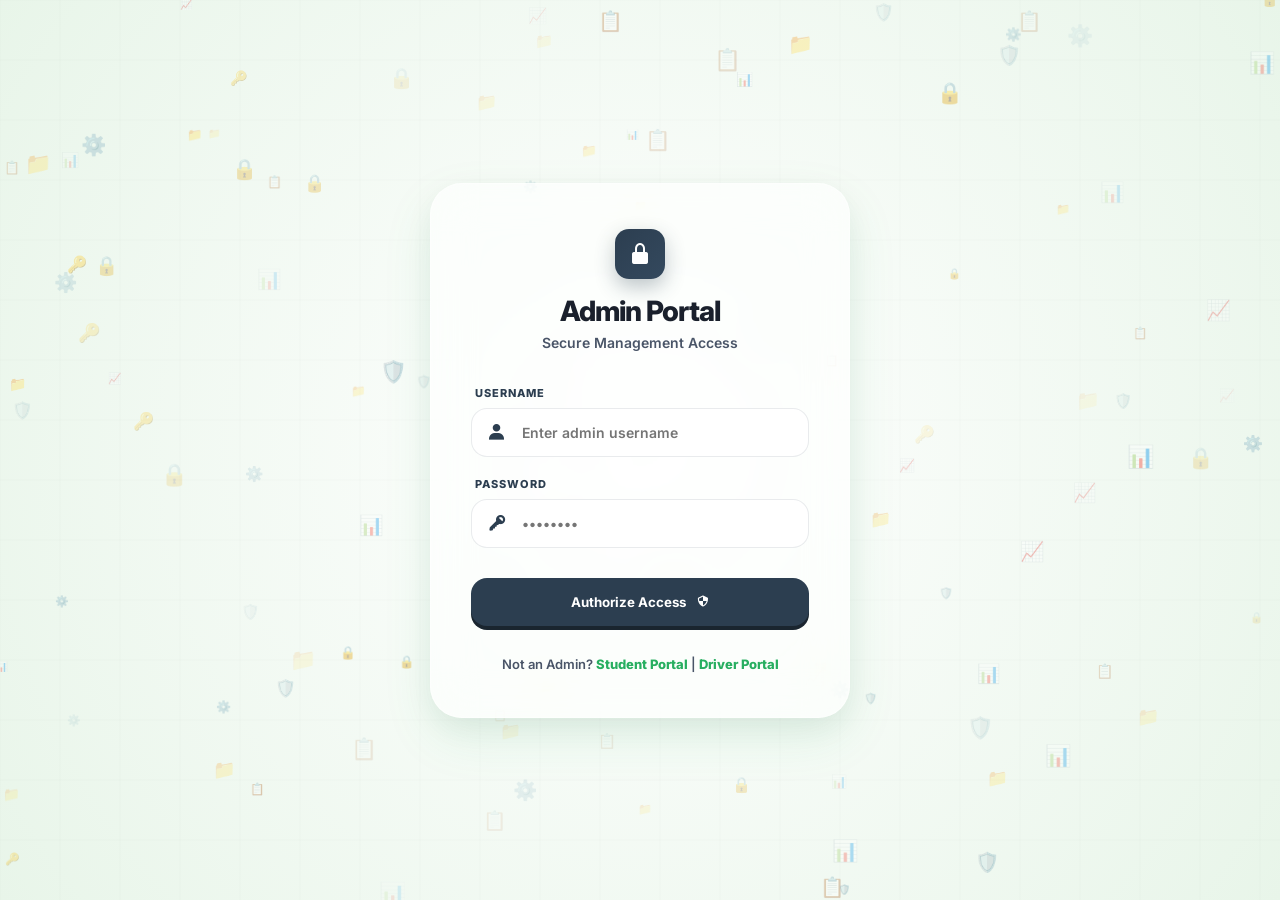
<file: templates/admin_login.html>
<!DOCTYPE html>
<html lang="en">
<head>
    <meta charset="UTF-8">
    <meta name="viewport" content="width=device-width, initial-scale=1.0, maximum-scale=1.0, user-scalable=no">
    <title>Campus Ride - Admin Secure Portal</title>
    <link href='https://unpkg.com/boxicons@2.1.4/css/boxicons.min.css' rel='stylesheet'>
    <link href="https://fonts.googleapis.com/css2?family=Inter:wght@400;600;700;800&display=swap" rel="stylesheet">
    <style>
        :root {
            --primary-green: #27ae60;
            --deep-green: #1e8449;
            --accent-green: #2ecc71;
            --bg-light: #f0f7f4;
            --text-dark: #1a202c;
            --glass-hollow: rgba(255, 255, 255, 0.65); 
            --danger: #ef4444;
        }

        * { margin: 0; padding: 0; box-sizing: border-box; font-family: 'Inter', sans-serif; }

        body {
            min-height: 100vh;
            display: flex;
            align-items: center;
            justify-content: center;
            background: #ffffff;
            overflow-x: hidden; overflow-y: auto; 
            margin: 0;
        }

        #bgCanvas {
            position: fixed;
            top: 0;
            left: 0;
            width: 100%;
            height: 100%;
            z-index: 1; 
            pointer-events: none;
            background: radial-gradient(circle at center, #ffffff 0%, #e8f5e9 100%);
        }

        .login-container {
            width: 100%;
            max-width: 420px;
            padding: 45px 40px;
            background-color: var(--glass-hollow);
            backdrop-filter: blur(20px) saturate(180%);
            -webkit-backdrop-filter: blur(20px) saturate(180%);
            border-radius: 32px;
            box-shadow: 0 10px 30px rgba(0, 0, 0, 0.05), 0 20px 50px rgba(39, 174, 96, 0.1);
            border: 1px solid rgba(255, 255, 255, 0.4);
            text-align: center;
            position: relative; 
            z-index: 999; 
        }

        .logo-box {
            width: 50px;
            height: 50px;
            margin: 0 auto 15px;
            background: linear-gradient(135deg, #2c3e50, #34495e);
            border-radius: 14px;
            display: flex;
            align-items: center;
            justify-content: center;
            font-size: 24px;
            color: #ffffff;
            box-shadow: 0 8px 20px rgba(44, 62, 80, 0.3);
        }

        h1 { font-size: 28px; font-weight: 800; color: var(--text-dark); margin-bottom: 6px; letter-spacing: -1px; }
        .subtitle { font-size: 14px; color: #4a5568; margin-bottom: 35px; font-weight: 600; }

        form { display: flex; flex-direction: column; gap: 20px; text-align: left; }
        
        .input-group label { 
            display: block; 
            font-size: 11px; 
            font-weight: 800; 
            color: #2c3e50; 
            text-transform: uppercase; 
            letter-spacing: 1px;
            margin-bottom: 8px;
            margin-left: 4px;
        }
        
        .input-wrapper { position: relative; display: flex; align-items: center; }
        .input-wrapper i { position: absolute; left: 16px; font-size: 20px; color: #2c3e50; }
        
        .input-wrapper input {
            width: 100%;
            padding: 15px 15px 15px 50px;
            background-color: rgba(255, 255, 255, 0.7);
            border: 1.5px solid rgba(44, 62, 80, 0.1);
            border-radius: 16px;
            outline: none;
            font-size: 14px;
            font-weight: 600;
            color: var(--text-dark);
            transition: 0.3s;
        }

        .input-wrapper input:focus { 
            border-color: #2c3e50; 
            background-color: #fff; 
            box-shadow: 0 0 0 4px rgba(44, 62, 80, 0.1); 
        }

        .submit-btn {
            width: 100%; padding: 16px;
            background: #2c3e50;
            border: none; border-radius: 16px; color: #fff; font-weight: 700;
            cursor: pointer; display: flex; justify-content: center; align-items: center; gap: 10px;
            box-shadow: 0 4px 0 #1a252f;
            transition: all 0.1s;
            margin-top: 10px;
        }

        .submit-btn:active { transform: translateY(3px); box-shadow: 0 1px 0 #1a252f; }
        
        .footer-link { margin-top: 30px; font-size: 13px; color: #4a5568; font-weight: 600; }
        .footer-link a { color: var(--primary-green); text-decoration: none; font-weight: 800; }

        #admin-error {
            color: var(--danger);
            font-size: 13px;
            margin-top: 15px;
            font-weight: 600;
            display: none;
        }
    </style>
</head>
<body>

    <canvas id="bgCanvas"></canvas>

    <div class="login-container">
        <div class="logo-box"><i class='bx bxs-lock-alt'></i></div>
        <h1>Admin Portal</h1>
        <p class="subtitle">Secure Management Access</p>

        <form id="admin-login-form">
            <div class="input-group">
                <label>Username</label>
                <div class="input-wrapper">
                    <i class='bx bxs-user'></i>
                    <input type="text" id="admin-username" placeholder="Enter admin username" required>
                </div>
            </div>
            <div class="input-group">
                <label>Password</label>
                <div class="input-wrapper">
                    <i class='bx bxs-key'></i>
                    <input type="password" id="admin-password" placeholder="••••••••" required>
                </div>
            </div>
            <button type="submit" class="submit-btn">Authorize Access <i class='bx bx-shield-quarter'></i></button>
            <div id="admin-error"></div>
        </form>
        <div class="footer-link">Not an Admin? <a href="/">Student Portal</a> | <a href="/driver">Driver Portal</a></div>
    </div>

    <script>
        const canvas = document.getElementById('bgCanvas');
        const ctx = canvas.getContext('2d');
        let particlesArray = [];
        const mouse = { x: null, y: null, radius: 180 };
        const icons = ['🔒', '🔑', '🛡️', '⚙️', '📊', '📈', '📋', '📁'];

        window.addEventListener('mousemove', (e) => {
            mouse.x = e.x;
            mouse.y = e.y;
        });

        class Particle {
            constructor() { this.init(); }
            init() {
                this.x = Math.random() * canvas.width;
                this.y = Math.random() * canvas.height;
                this.size = Math.random() * 12 + 10;
                this.speed = Math.random() * 0.7 + 0.2;
                this.isVertical = Math.random() > 0.5;
                this.direction = Math.random() > 0.5 ? 1 : -1;
                this.icon = icons[Math.floor(Math.random() * icons.length)];
                this.opacity = Math.random() * 0.3 + 0.1;
            }
            update() {
                if (this.isVertical) this.y += this.speed * this.direction;
                else this.x += this.speed * this.direction;

                let dx = mouse.x - this.x;
                let dy = mouse.y - this.y;
                let distance = Math.sqrt(dx * dx + dy * dy);
                if (distance < mouse.radius) {
                    let force = (mouse.radius - distance) / mouse.radius;
                    this.x -= (dx / distance) * force * 12;
                    this.y -= (dy / distance) * force * 12;
                }
                if (Math.random() < 0.004) this.isVertical = !this.isVertical;
                if (this.x < -40) this.x = canvas.width + 40;
                if (this.x > canvas.width + 40) this.x = -40;
                if (this.y < -40) this.y = canvas.height + 40;
                if (this.y > canvas.height + 40) this.y = -40;
                this.draw();
            }
            draw() {
                ctx.globalAlpha = this.opacity;
                ctx.font = `${this.size}px Arial`;
                ctx.fillText(this.icon, this.x, this.y);
            }
        }

        function drawGrid() {
            ctx.beginPath();
            ctx.strokeStyle = 'rgba(44, 62, 80, 0.05)';
            ctx.lineWidth = 1;
            for(let i=0; i<canvas.width; i+=60) { ctx.moveTo(i, 0); ctx.lineTo(i, canvas.height); }
            for(let i=0; i<canvas.height; i+=60) { ctx.moveTo(0, i); ctx.lineTo(canvas.width, i); }
            ctx.stroke();
        }

        function init() {
            canvas.width = window.innerWidth;
            canvas.height = window.innerHeight;
            particlesArray = [];
            for (let i = 0; i < 120; i++) { particlesArray.push(new Particle()); }
        }

        function animate() {
            ctx.clearRect(0, 0, canvas.width, canvas.height);
            drawGrid();
            particlesArray.forEach(p => p.update());
            requestAnimationFrame(animate);
        }

        window.addEventListener('resize', init);
        init();
        animate();

        // Admin Login Logic
        document.getElementById('admin-login-form').addEventListener('submit', async (e) => {
            e.preventDefault();
            const username = document.getElementById('admin-username').value;
            const password = document.getElementById('admin-password').value;
            const errorDiv = document.getElementById('admin-error');
            errorDiv.style.display = 'none';

            try {
                const res = await fetch('/api/admin/login', {
                    method: 'POST',
                    headers: { 'Content-Type': 'application/json' },
                    body: JSON.stringify({ username, password })
                });
                const data = await res.json();
                if (data.success) {
                    window.location.href = '/admin/dashboard';
                } else {
                    errorDiv.textContent = data.message || "Invalid master credentials.";
                    errorDiv.style.display = 'block';
                }
            } catch (err) {
                console.error(err);
                errorDiv.textContent = "Network error syncing with campus cloud.";
                errorDiv.style.display = 'block';
            }
        });
    </script>
</body>
</html>
</file>
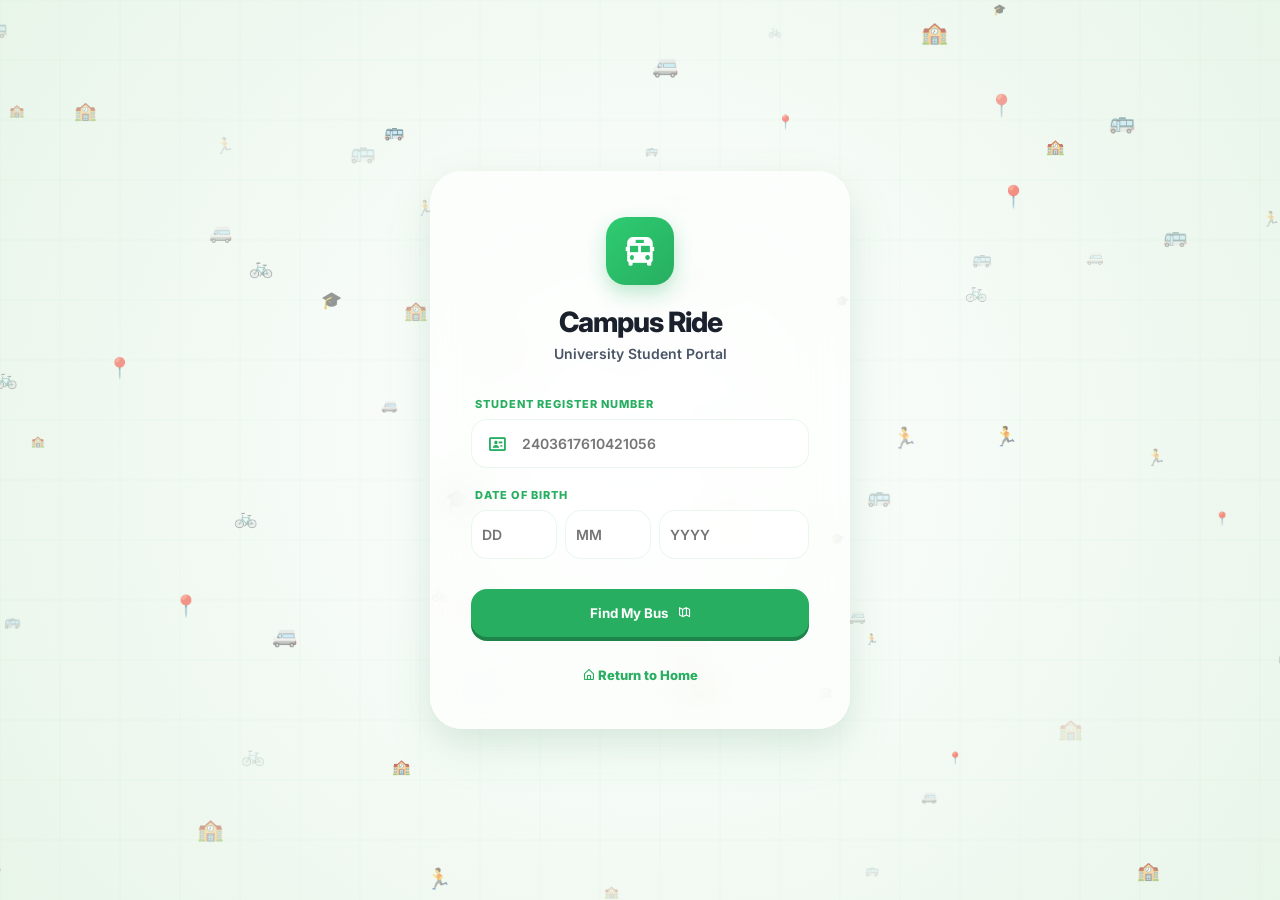
<file: templates/student_login.html>
<!DOCTYPE html>
<html lang="en">
<head>
    <meta charset="UTF-8">
    <meta name="viewport" content="width=device-width, initial-scale=1.0, maximum-scale=1.0, user-scalable=no">
    <title>Campus Ride - Student Portal</title>
    <link href='https://unpkg.com/boxicons@2.1.4/css/boxicons.min.css' rel='stylesheet'>
    <link href="https://fonts.googleapis.com/css2?family=Inter:wght@400;600;700;800&display=swap" rel="stylesheet">
    <style>
        :root {
            --primary-green: #27ae60;
            --deep-green: #1e8449;
            --accent-green: #2ecc71;
            --bg-light: #f0f7f4;
            --text-dark: #1a202c;
            /* Hollow Glass Transparency */
            --glass-hollow: rgba(255, 255, 255, 0.65); 
            --danger: #ef4444;
        }

        * { margin: 0; padding: 0; box-sizing: border-box; font-family: 'Inter', sans-serif; }

        body {
            min-height: 100vh;
            display: flex;
            align-items: center;
            justify-content: center;
            background: #ffffff;
            overflow-x: hidden; overflow-y: auto; 
            margin: 0;
        }

        /* --- BACKGROUND LAYER --- */
        #bgCanvas {
            position: fixed;
            top: 0;
            left: 0;
            width: 100%;
            height: 100%;
            z-index: 1; 
            pointer-events: none;
            background: radial-gradient(circle at center, #ffffff 0%, #e8f5e9 100%);
        }

        /* --- THE HOLLOW LOGIN CONTAINER --- */
        .login-container {
            width: 100%;
            max-width: 420px;
            padding: 45px 40px;
            background-color: var(--glass-hollow);
            backdrop-filter: blur(20px) saturate(180%); /* THE HOLLOW EFFECT */
            -webkit-backdrop-filter: blur(20px) saturate(180%);
            border-radius: 32px;
            box-shadow: 
                0 10px 30px rgba(0, 0, 0, 0.05),
                0 20px 50px rgba(39, 174, 96, 0.1);
            border: 1px solid rgba(255, 255, 255, 0.4);
            text-align: center;
            position: relative; 
            z-index: 999; 
        }

        .logo-box {
            width: 68px;
            height: 68px;
            margin: 0 auto 20px;
            background: linear-gradient(135deg, var(--accent-green), var(--primary-green));
            border-radius: 20px;
            display: flex;
            align-items: center;
            justify-content: center;
            font-size: 34px;
            color: #ffffff;
            box-shadow: 0 8px 20px rgba(39, 174, 96, 0.3);
        }

        h1 { font-size: 28px; font-weight: 800; color: var(--text-dark); margin-bottom: 6px; letter-spacing: -1px; }
        .subtitle { font-size: 14px; color: #4a5568; margin-bottom: 35px; font-weight: 600; }

        form { display: flex; flex-direction: column; gap: 20px; text-align: left; }
        
        .input-group label { 
            display: block; 
            font-size: 11px; 
            font-weight: 800; 
            color: var(--primary-green); 
            text-transform: uppercase; 
            letter-spacing: 1px;
            margin-bottom: 8px;
            margin-left: 4px;
        }
        
        .input-wrapper { position: relative; display: flex; align-items: center; }
        .input-wrapper i { position: absolute; left: 16px; font-size: 20px; color: var(--primary-green); }
        
        .input-wrapper input {
            width: 100%;
            padding: 15px 15px 15px 50px;
            background-color: rgba(255, 255, 255, 0.7);
            border: 1.5px solid rgba(39, 174, 96, 0.1);
            border-radius: 16px;
            outline: none;
            font-size: 14px;
            font-weight: 600;
            color: var(--text-dark);
            transition: 0.3s;
        }

        .input-wrapper input:focus { 
            border-color: var(--primary-green); 
            background-color: #fff; 
            box-shadow: 0 0 0 4px rgba(39, 174, 96, 0.1); 
        }

        .submit-btn {
            width: 100%; padding: 16px;
            background: var(--primary-green);
            border: none; border-radius: 16px; color: #fff; font-weight: 700;
            cursor: pointer; display: flex; justify-content: center; align-items: center; gap: 10px;
            box-shadow: 0 4px 0 var(--deep-green);
            transition: all 0.1s;
            margin-top: 10px;
        }

        .submit-btn:active { transform: translateY(3px); box-shadow: 0 1px 0 var(--deep-green); }
        
        .footer-link { margin-top: 30px; font-size: 13px; color: #4a5568; font-weight: 600; }
        .footer-link a { color: var(--primary-green); text-decoration: none; font-weight: 800; }

        #login-error {
            color: var(--danger);
            font-size: 13px;
            margin-top: 15px;
            font-weight: 600;
            display: none;
        }
    </style>
</head>
<body>

    <canvas id="bgCanvas"></canvas>

    <div class="login-container">
        <div class="logo-box"><i class='bx bxs-bus'></i></div>
        <h1>Campus Ride</h1>
        <p class="subtitle">University Student Portal</p>

        <form id="student-login-form" autocomplete="off">
            <div class="input-group">
                <label>Student Register Number</label>
                <div class="input-wrapper">
                    <i class='bx bx-id-card'></i>
                    <input type="text" id="roll-number" placeholder="2403617610421056" required>
                </div>
            </div>
            <div class="input-group">
                <label>Date of Birth</label>
                <div class="input-wrapper date-split" style="display: flex; gap: 8px;">
                    <input type="number" id="dob-day" placeholder="DD" min="1" max="31" style="flex: 1; padding: 15px 10px;" required>
                    <input type="number" id="dob-month" placeholder="MM" min="1" max="12" style="flex: 1; padding: 15px 10px;" required>
                    <input type="number" id="dob-year" placeholder="YYYY" min="1900" max="2100" style="flex: 2; padding: 15px 10px;" required>
                </div>
            </div>
            <button type="submit" class="submit-btn" id="submit-btn">Find My Bus <i class='bx bx-map-alt'></i></button>
            <div id="login-error"></div>
        </form>
        <div class="footer-link"><a href="/index"><i class='bx bx-home-alt'></i> Return to Home</a></div>
    </div>

    <script src="/static/js/student_login.js"></script>
    <script>
        const canvas = document.getElementById('bgCanvas');
        const ctx = canvas.getContext('2d');
        let particlesArray = [];
        const mouse = { x: null, y: null, radius: 180 };

        // Even higher density icons
        const icons = ['🚌', '🚐', '🎓', '🏫', '🏫', '🏃', '🚲', '📍', '🚌'];

        window.addEventListener('mousemove', (e) => {
            mouse.x = e.x;
            mouse.y = e.y;
        });

        class Particle {
            constructor() {
                this.init();
            }
            init() {
                this.x = Math.random() * canvas.width;
                this.y = Math.random() * canvas.height;
                this.size = Math.random() * 12 + 10;
                this.speed = Math.random() * 2.5 + 1.2; // Match index speed
                this.isVertical = Math.random() > 0.5;
                this.direction = Math.random() > 0.5 ? 1 : -1;
                this.icon = icons[Math.floor(Math.random() * icons.length)];
                this.opacity = Math.random() * 0.5 + 0.15;
            }

            update() {
                // Natural movement
                if (this.isVertical) this.y += this.speed * this.direction;
                else this.x += this.speed * this.direction;

                // --- POWERFUL ANTI-GRAVITY REPEL ---
                if (mouse.x !== null) {
                    let dx = mouse.x - this.x;
                    let dy = mouse.y - this.y;
                    let distanceSquared = dx * dx + dy * dy;
                    let radiusSquared = mouse.radius * mouse.radius;
                    if (distanceSquared < radiusSquared) {
                        let distance = Math.sqrt(distanceSquared);
                        let force = (mouse.radius - distance) / mouse.radius;
                        // Push particles away aggressively
                        this.x -= (dx / distance) * force * 50;
                        this.y -= (dy / distance) * force * 50;
                    }
                }

                // Grid turning
                if (Math.random() < 0.004) this.isVertical = !this.isVertical;

                // Screen Wrap
                if (this.x < -40) this.x = canvas.width + 40;
                if (this.x > canvas.width + 40) this.x = -40;
                if (this.y < -40) this.y = canvas.height + 40;
                if (this.y > canvas.height + 40) this.y = -40;

                this.draw();
            }

            draw() {
                ctx.globalAlpha = this.opacity;
                ctx.font = `${this.size}px Arial`;
                ctx.fillText(this.icon, this.x, this.y);
            }
        }

        function drawRoutes() {
            ctx.beginPath();
            ctx.strokeStyle = 'rgba(39, 174, 96, 0.08)';
            ctx.lineWidth = 1;
            // Higher density grid (60px instead of 80px)
            for(let i=0; i<canvas.width; i+=60) {
                ctx.moveTo(i, 0); ctx.lineTo(i, canvas.height);
            }
            for(let i=0; i<canvas.height; i+=60) {
                ctx.moveTo(0, i); ctx.lineTo(canvas.width, i);
            }
            ctx.stroke();
        }

        function init() {
            canvas.width = window.innerWidth;
            canvas.height = window.innerHeight;
            particlesArray = [];
            // Optimization: Adjusted to 80
            for (let i = 0; i < 80; i++) {
                particlesArray.push(new Particle());
            }
        }

        function animate() {
            ctx.clearRect(0, 0, canvas.width, canvas.height);
            drawRoutes();
            particlesArray.forEach(p => p.update());
            requestAnimationFrame(animate);
        }

        window.addEventListener('resize', init);
        init();
        animate();
    </script>
</body>
</html>
</file>
